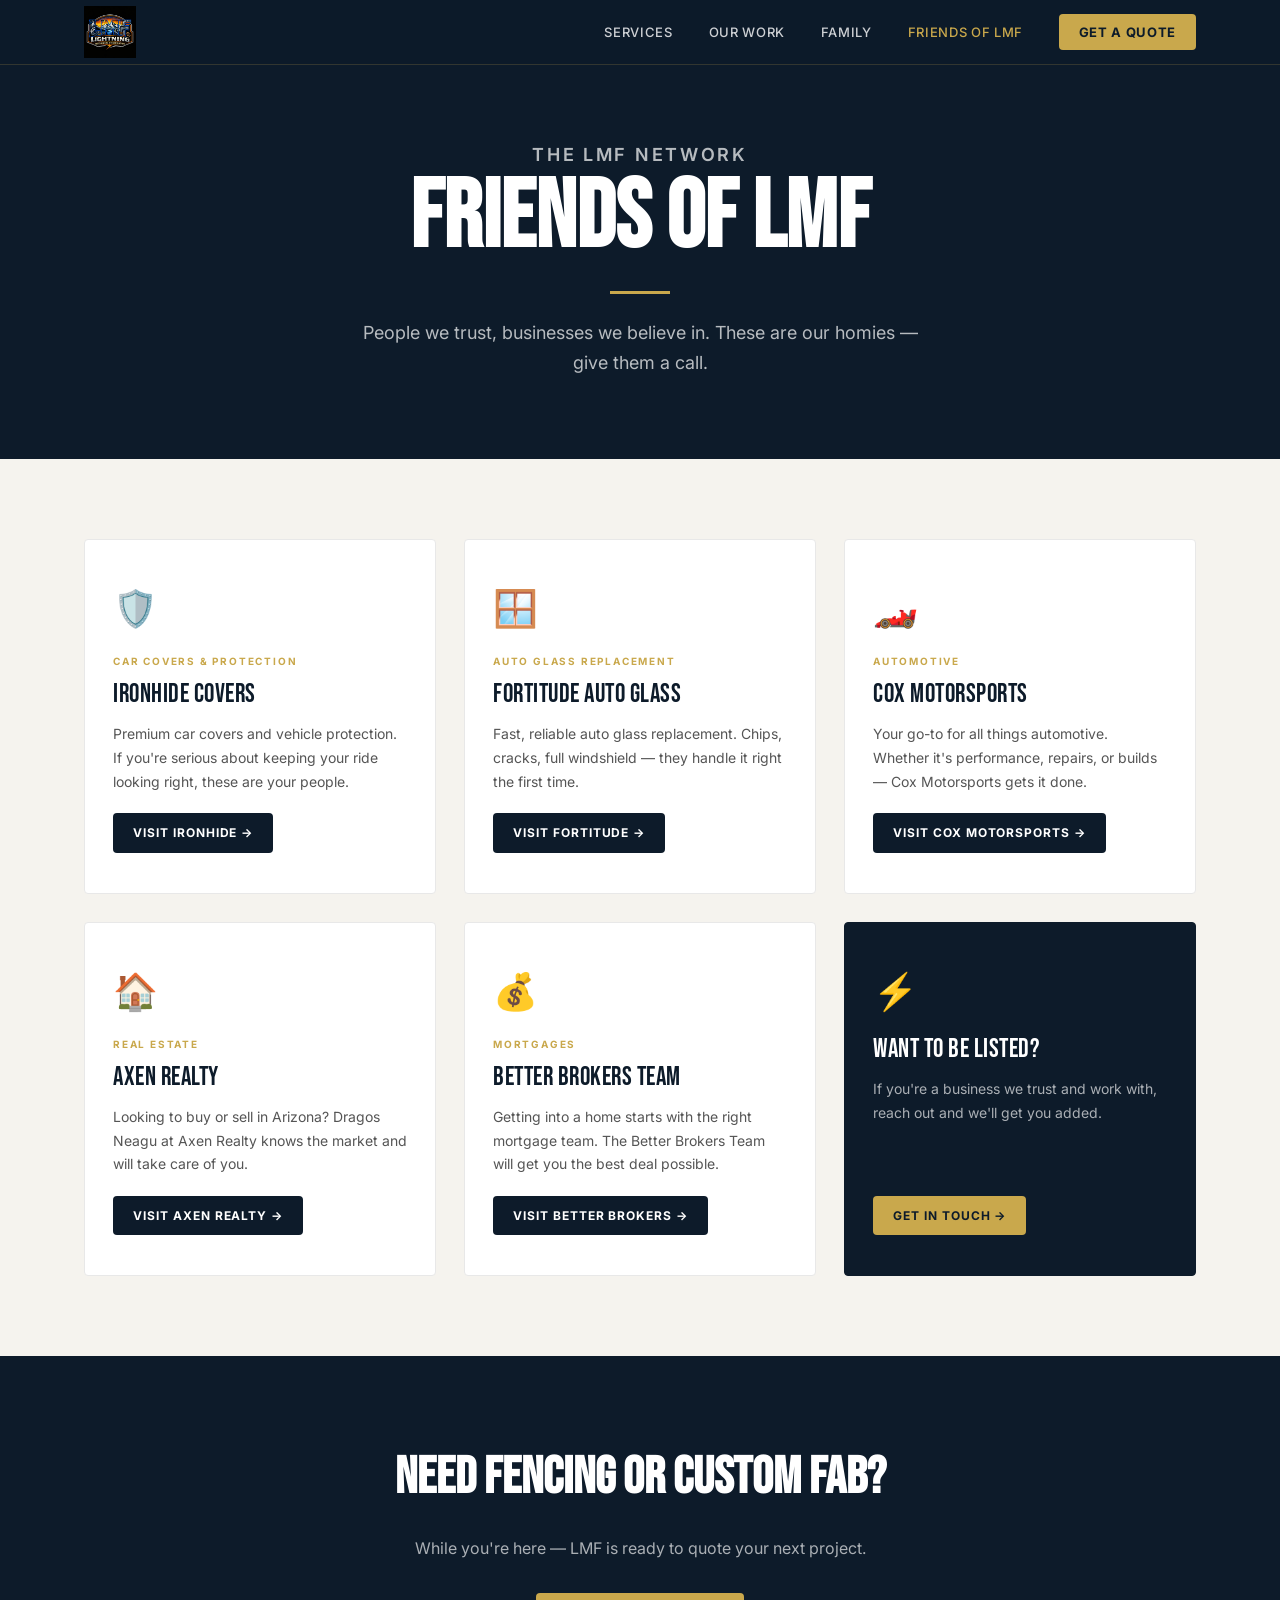
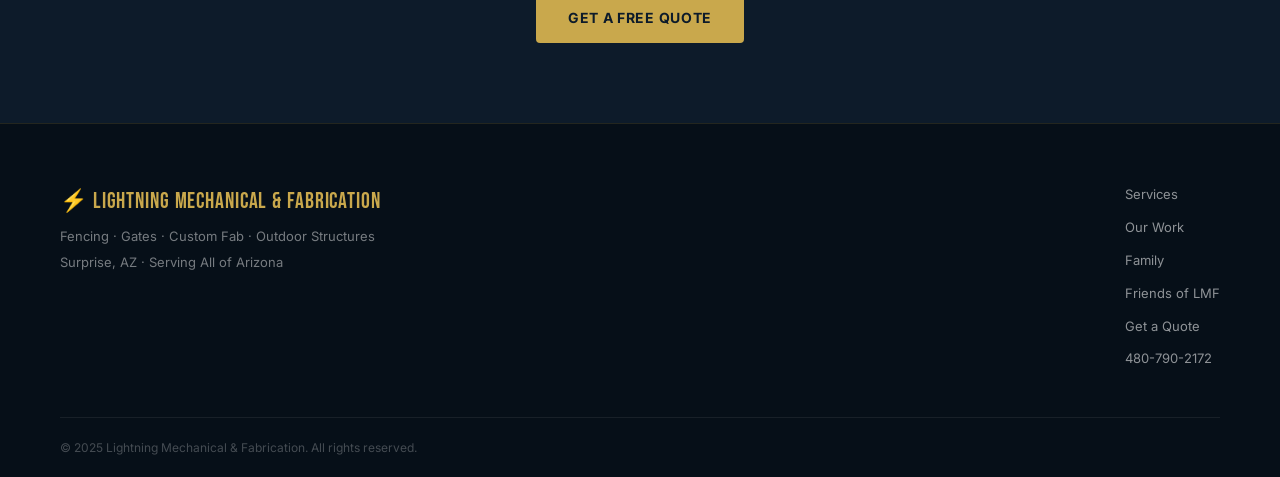
<file: friends.html>
<!DOCTYPE html>
<html lang="en">
<head>
  <meta charset="UTF-8">
  <meta name="viewport" content="width=device-width, initial-scale=1.0">
  <title>Friends of LMF | Lightning Mechanical & Fabrication</title>
  <link rel="preconnect" href="https://fonts.googleapis.com">
  <link rel="preconnect" href="https://fonts.gstatic.com" crossorigin>
  <link href="https://fonts.googleapis.com/css2?family=Bebas+Neue&family=Inter:wght@300;400;500;600&display=swap" rel="stylesheet">
  <link rel="stylesheet" href="style.css">
  <style>
    .friends-hero {
      background: var(--navy);
      padding: 140px 24px 80px;
      text-align: center;
    }
    .friends-hero h1 {
      font-family: var(--font-display);
      font-size: clamp(52px, 9vw, 96px);
      color: var(--white);
      line-height: 1;
      margin-bottom: 16px;
    }
    .friends-hero p {
      font-size: 18px;
      color: rgba(255,255,255,0.7);
      max-width: 560px;
      margin: 0 auto;
      line-height: 1.7;
    }
    .friends-hero .gold-line {
      width: 60px;
      height: 3px;
      background: var(--gold);
      margin: 24px auto;
    }
    .friends-grid-section {
      padding: 80px 0;
      background: var(--off-white);
    }
    .friends-grid {
      max-width: 1160px;
      margin: 0 auto;
      padding: 0 24px;
      display: grid;
      grid-template-columns: repeat(3, 1fr);
      gap: 28px;
    }
    .friend-card {
      background: var(--white);
      border-radius: var(--radius);
      border: 1px solid var(--gray-light);
      padding: 40px 28px;
      display: flex;
      flex-direction: column;
      gap: 12px;
      transition: box-shadow 0.2s, transform 0.2s;
    }
    .friend-card:hover {
      box-shadow: var(--shadow);
      transform: translateY(-3px);
    }
    .friend-category {
      font-size: 10px;
      font-weight: 700;
      letter-spacing: 0.18em;
      text-transform: uppercase;
      color: var(--gold);
    }
    .friend-name {
      font-family: var(--font-display);
      font-size: 26px;
      color: var(--navy);
      line-height: 1.1;
      letter-spacing: 0.02em;
    }
    .friend-desc {
      font-size: 14px;
      color: #555;
      line-height: 1.7;
      flex: 1;
    }
    .friend-link {
      display: inline-block;
      margin-top: 8px;
      background: var(--navy);
      color: var(--white);
      font-size: 12px;
      font-weight: 700;
      letter-spacing: 0.08em;
      text-transform: uppercase;
      padding: 10px 20px;
      border-radius: var(--radius);
      transition: background 0.2s;
      align-self: flex-start;
    }
    .friend-link:hover { background: var(--gold); color: var(--navy); }
    .friend-icon {
      font-size: 36px;
      margin-bottom: 4px;
    }
    .friends-cta {
      padding: 80px 24px;
      background: var(--navy);
      text-align: center;
    }
    .friends-cta h2 {
      font-family: var(--font-display);
      font-size: clamp(32px, 5vw, 52px);
      color: var(--white);
      margin-bottom: 16px;
    }
    .friends-cta p {
      font-size: 16px;
      color: rgba(255,255,255,0.65);
      margin-bottom: 32px;
    }
    @media (max-width: 900px) {
      .friends-grid { grid-template-columns: repeat(2, 1fr); }
    }
    @media (max-width: 580px) {
      .friends-grid { grid-template-columns: 1fr; }
    }
  </style>
</head>
<body>

  <!-- NAV -->
  <nav class="nav">
    <div class="nav-inner">
      <a href="index.html" class="nav-logo">
        <img src="logo-nav.png" alt="Lightning Mechanical & Fabrication" class="nav-logo-img">
      </a>
      <div class="nav-links">
        <a href="index.html#services">Services</a>
        <a href="index.html#work">Our Work</a>
        <a href="family.html">Family</a>
        <a href="friends.html" style="color: var(--gold)">Friends of LMF</a>
        <a href="index.html#contact" class="nav-cta">Get a Quote</a>
      </div>
      <button class="nav-hamburger" onclick="toggleMenu()" aria-label="Menu">&#9776;</button>
    </div>
    <div class="nav-mobile" id="mobileMenu">
      <a href="index.html#services" onclick="toggleMenu()">Services</a>
      <a href="index.html#work" onclick="toggleMenu()">Our Work</a>
      <a href="family.html" onclick="toggleMenu()">Family</a>
      <a href="friends.html" onclick="toggleMenu()">Friends of LMF</a>
      <a href="index.html#contact" onclick="toggleMenu()">Get a Quote</a>
    </div>
  </nav>

  <!-- HERO -->
  <section class="friends-hero">
    <p class="section-eyebrow">The LMF Network</p>
    <h1>Friends of LMF</h1>
    <div class="gold-line"></div>
    <p>People we trust, businesses we believe in. These are our homies — give them a call.</p>
  </section>

  <!-- FRIENDS GRID -->
  <section class="friends-grid-section">
    <div class="friends-grid">

      <div class="friend-card">
        <div class="friend-icon">🛡️</div>
        <div class="friend-category">Car Covers & Protection</div>
        <div class="friend-name">Ironhide Covers</div>
        <p class="friend-desc">Premium car covers and vehicle protection. If you're serious about keeping your ride looking right, these are your people.</p>
        <a href="https://www.ironhidecovers.net/" target="_blank" class="friend-link">Visit Ironhide →</a>
      </div>

      <div class="friend-card">
        <div class="friend-icon">🪟</div>
        <div class="friend-category">Auto Glass Replacement</div>
        <div class="friend-name">Fortitude Auto Glass</div>
        <p class="friend-desc">Fast, reliable auto glass replacement. Chips, cracks, full windshield — they handle it right the first time.</p>
        <a href="https://fortitudeautoglass.com/" target="_blank" class="friend-link">Visit Fortitude →</a>
      </div>

      <div class="friend-card">
        <div class="friend-icon">🏎️</div>
        <div class="friend-category">Automotive</div>
        <div class="friend-name">Cox Motorsports</div>
        <p class="friend-desc">Your go-to for all things automotive. Whether it's performance, repairs, or builds — Cox Motorsports gets it done.</p>
        <a href="https://coxmotorsports.online/" target="_blank" class="friend-link">Visit Cox Motorsports →</a>
      </div>

      <div class="friend-card">
        <div class="friend-icon">🏠</div>
        <div class="friend-category">Real Estate</div>
        <div class="friend-name">Axen Realty</div>
        <p class="friend-desc">Looking to buy or sell in Arizona? Dragos Neagu at Axen Realty knows the market and will take care of you.</p>
        <a href="https://axenrealty.com/agents/Dragos-Neagu/8850518" target="_blank" class="friend-link">Visit Axen Realty →</a>
      </div>

      <div class="friend-card">
        <div class="friend-icon">💰</div>
        <div class="friend-category">Mortgages</div>
        <div class="friend-name">Better Brokers Team</div>
        <p class="friend-desc">Getting into a home starts with the right mortgage team. The Better Brokers Team will get you the best deal possible.</p>
        <a href="https://www.betterbrokersteam.com/" target="_blank" class="friend-link">Visit Better Brokers →</a>
      </div>

      <div class="friend-card" style="background: var(--navy); border-color: var(--navy); justify-content: center;">
        <div class="friend-icon">⚡</div>
        <div class="friend-name" style="color: var(--white);">Want to Be Listed?</div>
        <p class="friend-desc" style="color: rgba(255,255,255,0.65);">If you're a business we trust and work with, reach out and we'll get you added.</p>
        <a href="index.html#contact" class="friend-link" style="background: var(--gold); color: var(--navy);">Get in Touch →</a>
      </div>

    </div>
  </section>

  <!-- CTA -->
  <section class="friends-cta">
    <h2>Need Fencing or Custom Fab?</h2>
    <p>While you're here — LMF is ready to quote your next project.</p>
    <a href="index.html#contact" class="btn-primary">Get a Free Quote</a>
  </section>

  <!-- FOOTER -->
  <footer class="footer">
    <div class="footer-inner">
      <div class="footer-brand">
        <span class="footer-logo">⚡ Lightning Mechanical & Fabrication</span>
        <p>Fencing · Gates · Custom Fab · Outdoor Structures</p>
        <p>Surprise, AZ · Serving All of Arizona</p>
      </div>
      <div class="footer-links">
        <a href="index.html#services">Services</a>
        <a href="index.html#work">Our Work</a>
        <a href="family.html">Family</a>
        <a href="friends.html">Friends of LMF</a>
        <a href="index.html#contact">Get a Quote</a>
        <a href="tel:4807902172">480-790-2172</a>
      </div>
    </div>
    <div class="footer-bottom">
      <p>© 2025 Lightning Mechanical & Fabrication. All rights reserved.</p>
    </div>
  </footer>

  <script>
    function toggleMenu() {
      document.getElementById('mobileMenu').classList.toggle('open');
    }
  </script>
</body>
</html>
</file>
<file: style.css>
/* === TOKENS === */
:root {
  --navy: #0D1B2A;
  --navy-mid: #1A2E45;
  --gold: #C9A84C;
  --gold-light: #E8C97A;
  --white: #FFFFFF;
  --off-white: #F5F3EE;
  --gray: #8A8F99;
  --gray-light: #E8E8E8;
  --text: #1A1A1A;

  --font-display: 'Bebas Neue', sans-serif;
  --font-body: 'Inter', sans-serif;

  --radius: 4px;
  --shadow: 0 4px 24px rgba(0,0,0,0.12);
}

/* === RESET === */
*, *::before, *::after { box-sizing: border-box; margin: 0; padding: 0; }
html { scroll-behavior: smooth; }
body {
  font-family: var(--font-body);
  color: var(--text);
  background: var(--white);
  line-height: 1.6;
}
img { display: block; width: 100%; height: 100%;  }
a { text-decoration: none; color: inherit; }

/* === UTILITY === */
.container { max-width: 1160px; margin: 0 auto; padding: 0 24px; }
.section-eyebrow {
  font-family: var(--font-body);
  font-size: 11px;
  font-weight: 600;
  letter-spacing: 0.15em;
  text-transform: uppercase;
  color: var(--gold);
  margin-bottom: 10px;
}
.section-title {
  font-family: var(--font-display);
  font-size: clamp(36px, 5vw, 56px);
  color: var(--navy);
  line-height: 1.05;
  margin-bottom: 48px;
}
.btn-primary {
  display: inline-block;
  background: var(--gold);
  color: var(--navy);
  font-weight: 700;
  font-size: 14px;
  letter-spacing: 0.05em;
  text-transform: uppercase;
  padding: 14px 32px;
  border-radius: var(--radius);
  transition: background 0.2s, transform 0.15s;
  border: none;
  cursor: pointer;
}
.btn-primary:hover { background: var(--gold-light); transform: translateY(-1px); }
.btn-ghost {
  display: inline-block;
  border: 2px solid rgba(255,255,255,0.6);
  color: var(--white);
  font-weight: 600;
  font-size: 14px;
  letter-spacing: 0.05em;
  text-transform: uppercase;
  padding: 12px 28px;
  border-radius: var(--radius);
  transition: border-color 0.2s, background 0.2s;
}
.btn-ghost:hover { border-color: var(--white); background: rgba(255,255,255,0.1); }
.btn-full { width: 100%; text-align: center; padding: 16px; }

/* === NAV === */
.nav {
  position: fixed;
  top: 0; left: 0; right: 0;
  z-index: 100;
  background: rgba(13,27,42,0.96);
  backdrop-filter: blur(8px);
  border-bottom: 1px solid rgba(201,168,76,0.2);
}
.nav-inner {
  max-width: 1160px;
  margin: 0 auto;
  padding: 0 24px;
  height: 64px;
  display: flex;
  align-items: center;
  justify-content: space-between;
}
.nav-logo {
  font-family: var(--font-display);
  font-size: 24px;
  color: var(--gold);
  letter-spacing: 0.05em;
}
.nav-links {
  display: flex;
  align-items: center;
  gap: 36px;
}
.nav-links a {
  color: rgba(255,255,255,0.8);
  font-size: 13px;
  font-weight: 500;
  letter-spacing: 0.05em;
  text-transform: uppercase;
  transition: color 0.2s;
}
.nav-links a:hover { color: var(--white); }
.nav-cta {
  background: var(--gold) !important;
  color: var(--navy) !important;
  padding: 8px 20px;
  border-radius: var(--radius);
  font-weight: 700 !important;
}
.nav-cta:hover { background: var(--gold-light) !important; }
.nav-hamburger {
  display: none;
  background: none;
  border: none;
  color: var(--white);
  font-size: 24px;
  cursor: pointer;
}
.nav-mobile {
  display: none;
  flex-direction: column;
  background: var(--navy);
  padding: 16px 24px 24px;
  gap: 20px;
}
.nav-mobile a {
  color: rgba(255,255,255,0.85);
  font-size: 16px;
  font-weight: 500;
  letter-spacing: 0.04em;
}
.nav-mobile.open { display: flex; }

/* === HERO === */
.hero {
  position: relative;
  min-height: 100vh;
  display: flex;
  align-items: center;
  overflow: hidden;
}
.hero-bg {
  position: absolute;
  inset: 0;
}
.hero-img {
  width: 100%;
  height: 100%;
  
  object-position: center;
}
.hero-overlay {
  position: absolute;
  inset: 0;
  background: linear-gradient(
    105deg,
    rgba(13,27,42,0.92) 0%,
    rgba(13,27,42,0.7) 50%,
    rgba(13,27,42,0.3) 100%
  );
}
.hero-content {
  position: relative;
  z-index: 2;
  max-width: 1160px;
  margin: 0 auto;
  padding: 120px 24px 80px;
  max-width: 680px;
  margin-left: max(24px, calc(50vw - 580px));
}
.hero-eyebrow {
  font-size: 11px;
  font-weight: 600;
  letter-spacing: 0.2em;
  text-transform: uppercase;
  color: var(--gold);
  margin-bottom: 16px;
}
.hero-headline {
  font-family: var(--font-display);
  font-size: clamp(56px, 9vw, 96px);
  color: var(--white);
  line-height: 0.95;
  margin-bottom: 24px;
}
.hero-sub {
  font-size: 18px;
  color: rgba(255,255,255,0.8);
  max-width: 480px;
  margin-bottom: 40px;
  line-height: 1.6;
}
.hero-actions {
  display: flex;
  gap: 16px;
  flex-wrap: wrap;
}
.hero-bolt {
  position: absolute;
  bottom: 40px;
  right: 60px;
  font-size: 120px;
  opacity: 0.06;
  z-index: 1;
  pointer-events: none;
  line-height: 1;
}

/* === TRUST BAR === */
.trust-bar {
  background: var(--navy);
  padding: 32px 24px;
}
.trust-inner {
  max-width: 1160px;
  margin: 0 auto;
  display: flex;
  align-items: center;
  justify-content: center;
  gap: 0;
  flex-wrap: wrap;
}
.trust-item {
  display: flex;
  flex-direction: column;
  align-items: center;
  padding: 8px 40px;
  gap: 4px;
}
.trust-num {
  font-family: var(--font-display);
  font-size: 36px;
  color: var(--gold);
  line-height: 1;
}
.trust-label {
  font-size: 11px;
  font-weight: 500;
  letter-spacing: 0.1em;
  text-transform: uppercase;
  color: rgba(255,255,255,0.6);
}
.trust-div {
  width: 1px;
  height: 40px;
  background: rgba(255,255,255,0.15);
}

/* === SERVICES === */
.services {
  padding: 100px 0;
  background: var(--off-white);
}
.services-grid {
  display: grid;
  grid-template-columns: repeat(3, 1fr);
  gap: 24px;
}
.service-card {
  background: var(--white);
  border-radius: var(--radius);
  padding: 36px 28px;
  border: 1px solid var(--gray-light);
  transition: box-shadow 0.2s, transform 0.2s;
}
.service-card:hover {
  box-shadow: var(--shadow);
  transform: translateY(-3px);
}
.service-icon {
  font-size: 32px;
  margin-bottom: 16px;
}
.service-card h3 {
  font-family: var(--font-display);
  font-size: 24px;
  color: var(--navy);
  margin-bottom: 10px;
  letter-spacing: 0.02em;
}
.service-card p {
  font-size: 14px;
  color: #555;
  line-height: 1.7;
}
.service-card--cta {
  background: var(--navy);
  border-color: var(--navy);
  display: flex;
  flex-direction: column;
  justify-content: center;
}
.service-card--cta h3 { color: var(--white); }
.service-card--cta p { color: rgba(255,255,255,0.7); margin-bottom: 24px; }

/* === GALLERY === */
.gallery {
  padding: 100px 0;
  background: var(--white);
}
.gallery .container { margin-bottom: 48px; }
.gallery-grid {
  display: grid;
  grid-template-columns: repeat(4, 1fr);
  grid-template-rows: auto;
  gap: 6px;
  max-height: 900px;
}
.gallery-item {
  position: relative;
  overflow: hidden;
  height: 220px;
}
.gallery-item--tall {
  grid-row: span 2;
  height: auto;
}
.gallery-item img {
  transition: transform 0.4s ease;
}
.gallery-item:hover img {
  transform: scale(1.04);
}
.gallery-label {
  position: absolute;
  bottom: 0; left: 0; right: 0;
  background: linear-gradient(transparent, rgba(13,27,42,0.85));
  color: var(--white);
  font-size: 12px;
  font-weight: 500;
  letter-spacing: 0.05em;
  padding: 20px 12px 10px;
  opacity: 0;
  transition: opacity 0.3s;
}
.gallery-item:hover .gallery-label { opacity: 1; }

/* === WHY === */
.why {
  padding: 100px 0;
  background: var(--off-white);
}
.why-inner {
  display: grid;
  grid-template-columns: 1fr 1fr;
  gap: 80px;
  align-items: center;
}
.why-list {
  list-style: none;
  display: flex;
  flex-direction: column;
  gap: 16px;
}
.why-list li {
  display: flex;
  align-items: flex-start;
  gap: 12px;
  font-size: 15px;
  color: #333;
  line-height: 1.5;
}
.check {
  color: var(--gold);
  font-size: 18px;
  font-weight: 700;
  flex-shrink: 0;
  margin-top: 1px;
}
.why-img-wrap {
  border-radius: var(--radius);
  overflow: hidden;
  aspect-ratio: 4/5;
  box-shadow: var(--shadow);
}

/* === CONTACT === */
.contact {
  padding: 100px 0;
  background: var(--navy);
}
.contact .section-title { color: var(--white); }
.contact-layout {
  display: grid;
  grid-template-columns: 1fr 2fr;
  gap: 80px;
  align-items: start;
}
.contact-info {
  display: flex;
  flex-direction: column;
  gap: 32px;
}
.contact-block { display: flex; flex-direction: column; gap: 4px; }
.contact-label {
  font-size: 10px;
  font-weight: 600;
  letter-spacing: 0.15em;
  text-transform: uppercase;
  color: var(--gold);
}
.contact-value {
  font-size: 18px;
  font-weight: 500;
  color: var(--white);
  transition: color 0.2s;
}
.contact-value:hover { color: var(--gold-light); }
.contact-value-plain {
  font-size: 16px;
  color: rgba(255,255,255,0.75);
}

/* FORM */
.contact-form {
  display: flex;
  flex-direction: column;
  gap: 20px;
}
.form-row {
  display: grid;
  grid-template-columns: 1fr 1fr;
  gap: 20px;
}
.form-group {
  display: flex;
  flex-direction: column;
  gap: 6px;
}
.form-group label {
  font-size: 12px;
  font-weight: 600;
  letter-spacing: 0.08em;
  text-transform: uppercase;
  color: rgba(255,255,255,0.6);
}
.form-group input,
.form-group select,
.form-group textarea {
  background: rgba(255,255,255,0.07);
  border: 1px solid rgba(255,255,255,0.15);
  border-radius: var(--radius);
  padding: 12px 14px;
  color: var(--white);
  font-size: 15px;
  font-family: var(--font-body);
  transition: border-color 0.2s;
  outline: none;
  -webkit-appearance: none;
}
.form-group input::placeholder,
.form-group textarea::placeholder { color: rgba(255,255,255,0.3); }
.form-group select option { background: var(--navy); color: var(--white); }
.form-group input:focus,
.form-group select:focus,
.form-group textarea:focus {
  border-color: var(--gold);
}
.form-group textarea { resize: vertical; min-height: 100px; }

/* === FOOTER === */
.footer {
  background: #060F18;
  border-top: 1px solid rgba(201,168,76,0.15);
  padding: 60px 24px 0;
}
.footer-inner {
  max-width: 1160px;
  margin: 0 auto;
  display: flex;
  justify-content: space-between;
  align-items: flex-start;
  gap: 40px;
  flex-wrap: wrap;
  padding-bottom: 48px;
}
.footer-brand {
  display: flex;
  flex-direction: column;
  gap: 6px;
}
.footer-logo {
  font-family: var(--font-display);
  font-size: 22px;
  color: var(--gold);
  letter-spacing: 0.04em;
}
.footer-brand p {
  font-size: 13px;
  color: rgba(255,255,255,0.45);
}
.footer-links {
  display: flex;
  flex-direction: column;
  gap: 12px;
}
.footer-links a {
  font-size: 13px;
  color: rgba(255,255,255,0.55);
  transition: color 0.2s;
}
.footer-links a:hover { color: var(--gold); }
.footer-bottom {
  max-width: 1160px;
  margin: 0 auto;
  padding: 20px 0;
  border-top: 1px solid rgba(255,255,255,0.07);
}
.footer-bottom p {
  font-size: 12px;
  color: rgba(255,255,255,0.25);
}

/* === MOBILE === */
@media (max-width: 900px) {
  .nav-links { display: none; }
  .nav-hamburger { display: block; }

  .services-grid {
    grid-template-columns: 1fr 1fr;
  }

  .gallery-grid {
    grid-template-columns: repeat(2, 1fr);
    max-height: none;
  }
  .gallery-item--tall { height: 280px; grid-row: span 1; }
  .gallery-item { height: 200px; }

  .why-inner {
    grid-template-columns: 1fr;
    gap: 40px;
  }
  .why-img-wrap { max-height: 340px; }

  .contact-layout {
    grid-template-columns: 1fr;
    gap: 48px;
  }

  .trust-item { padding: 8px 20px; }
  .trust-div { display: none; }
}

@media (max-width: 600px) {
  .services-grid { grid-template-columns: 1fr; }
  .gallery-grid { grid-template-columns: 1fr; max-height: none; }
  .gallery-item, .gallery-item--tall { height: 260px; grid-row: span 1; }
  .gallery-label { opacity: 1; }
  .form-row { grid-template-columns: 1fr; }
  .hero-actions { flex-direction: column; }
  .hero-bolt { display: none; }
}

/* Portrait photo fix */
.gallery-item img {
  object-fit: cover;
  object-position: top;
  width: 100%;
  height: 100%;
}
.gallery-item {
  height: 280px;
}
.gallery-item--tall {
  height: 580px;
}

/* Logo styles */
.nav-logo-img {
  height: 52px;
  width: auto;
  display: block;
}
.footer-logo-img {
  height: 80px;
  width: auto;
  display: block;
  margin-bottom: 8px;
}

/* Force portrait images upright */
.gallery-item img {
  transform: rotate(0deg);
}

/* Nav brand text */
.nav-brand-text {
  font-family: var(--font-display);
  font-size: 20px;
  color: var(--white);
  letter-spacing: 0.04em;
  margin-left: 12px;
}
@media (max-width: 700px) {
  .nav-brand-text { display: none; }
}

/* App install banner */
.app-banner {
  display: none;
  background: var(--navy);
  border-bottom: 2px solid var(--gold);
  position: fixed;
  bottom: 0; left: 0; right: 0;
  z-index: 200;
  padding: 12px 16px;
}
.app-banner-inner {
  max-width: 1160px;
  margin: 0 auto;
  display: flex;
  align-items: center;
  gap: 12px;
}
.app-banner-icon {
  width: 48px;
  height: 48px;
  border-radius: 10px;
  flex-shrink: 0;
}
.app-banner-text {
  flex: 1;
  display: flex;
  flex-direction: column;
  gap: 2px;
}
.app-banner-text strong {
  color: var(--white);
  font-size: 13px;
}
.app-banner-text span {
  color: rgba(255,255,255,0.6);
  font-size: 11px;
}
.app-banner-btn {
  background: var(--gold);
  color: var(--navy);
  border: none;
  padding: 8px 18px;
  border-radius: var(--radius);
  font-weight: 700;
  font-size: 13px;
  cursor: pointer;
  flex-shrink: 0;
}
.app-banner-close {
  background: none;
  border: none;
  color: rgba(255,255,255,0.5);
  font-size: 18px;
  cursor: pointer;
  padding: 4px;
  flex-shrink: 0;
}

/* Hero install button */
.btn-install {
  display: inline-block;
  background: transparent;
  border: 2px solid var(--gold);
  color: var(--gold);
  font-weight: 700;
  font-size: 14px;
  letter-spacing: 0.05em;
  text-transform: uppercase;
  padding: 12px 28px;
  border-radius: var(--radius);
  cursor: pointer;
  transition: background 0.2s, color 0.2s;
}
.btn-install:hover {
  background: var(--gold);
  color: var(--navy);
}
</file>
